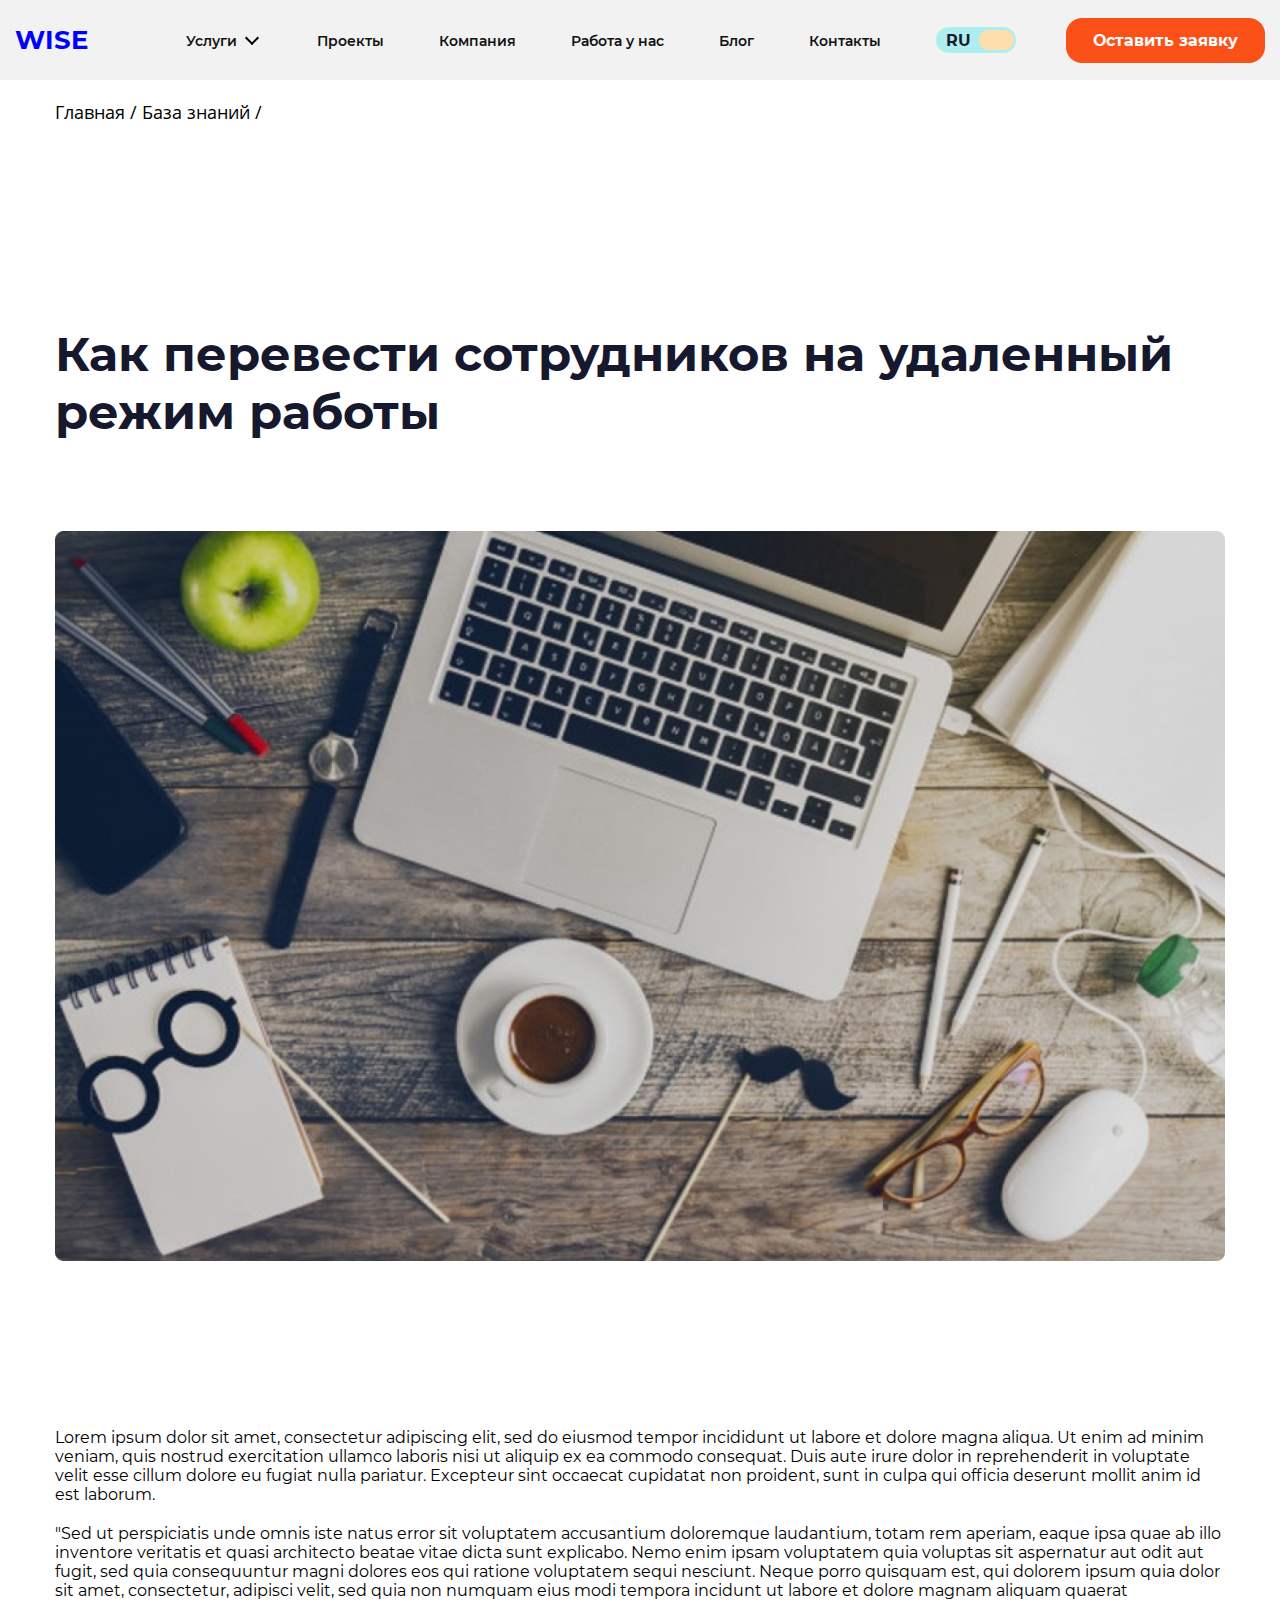
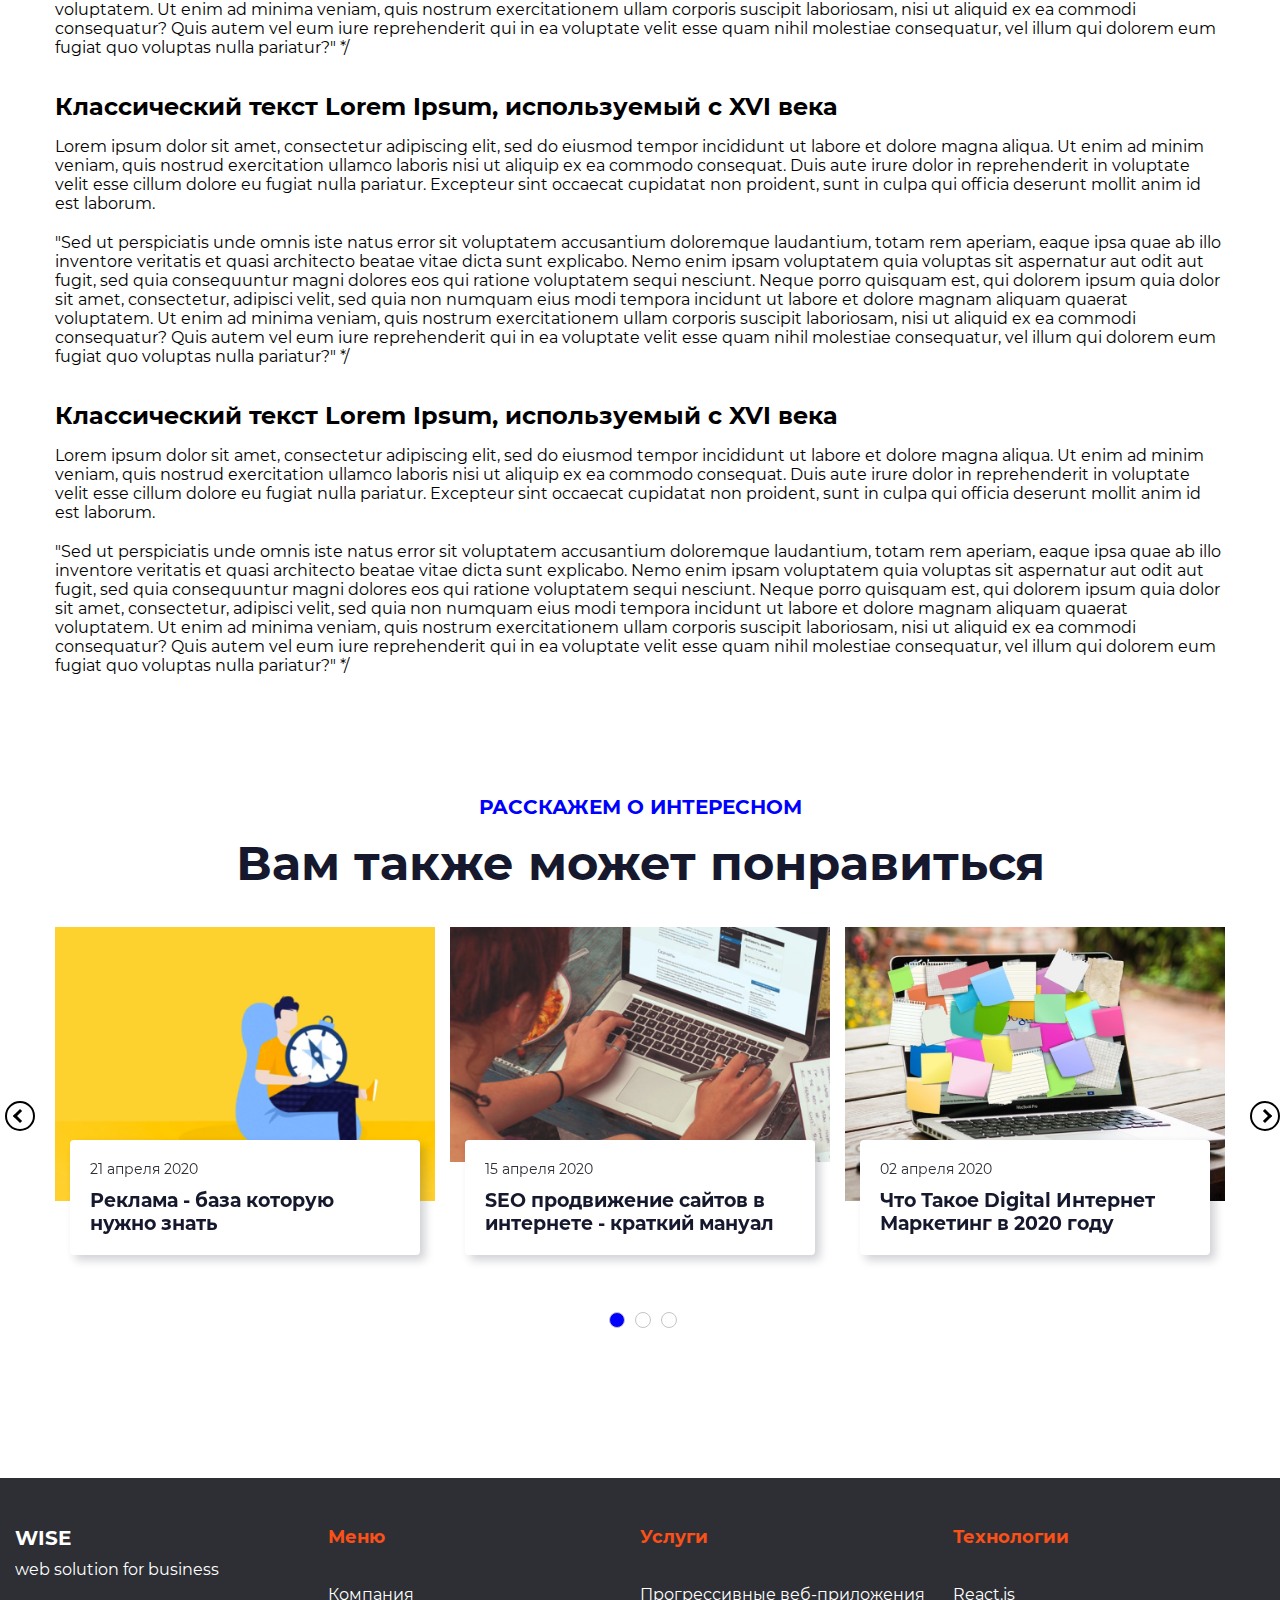
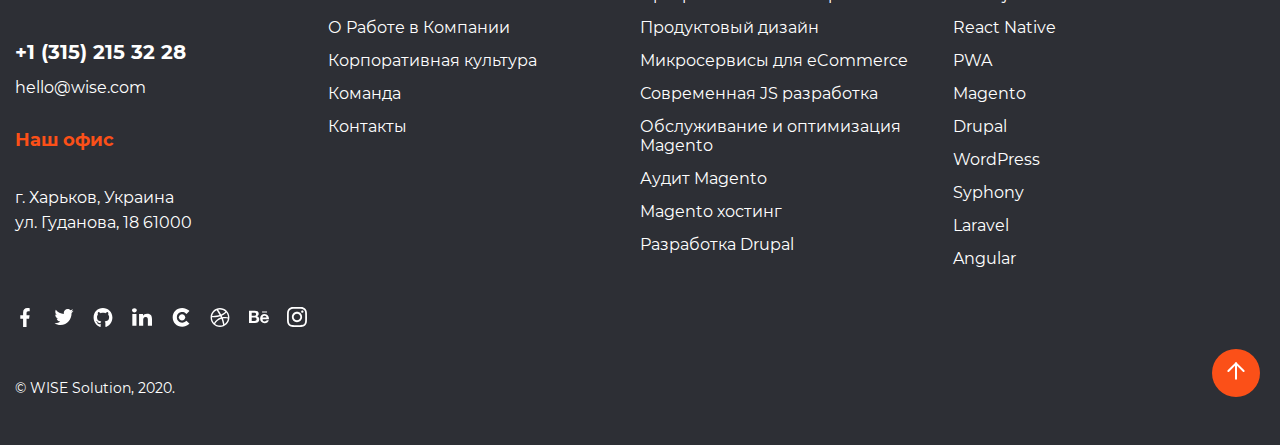
<file: blogs.html>
<!DOCTYPE html>
<html lang="en">
<head>
    <meta charset="UTF-8">
    <meta name="viewport" content="width=device-width, initial-scale=1.0">
    <meta http-equiv="X-UA-Compatible" content="ie=edge">
    <link rel="stylesheet" href="./css/main.css">
    <link rel="stylesheet" href="./css/blogs.css">
    <title>WISE</title>
</head>
<body>
    <div class="wrapper" id="top">
        <header class="header" style="background-color: #F2F2F2; ">
            <div class="container">
                <div class="header__wrap">
                    <div class="header__logo">
                        <a href="./index.html">WISE</a>
                    </div>
                    <div class="header__burger-position">
                        <div class="header__btn-menu">
                            <span></span>
                            <span></span>
                            <span></span>
                        </div>
                    </div>
                    <div class="header__wrap-nav">
                        <nav class="header__nav">
                            <ul class="header__nav-list">
                                <li class="header__nav-item-services"><a href="#">Услуги</a></li>
                                <li class="header__nav-item"><a href="#">Проекты</a></li>
                                <li class="header__nav-item"><a href="#">Компания</a></li>
                                <li class="header__nav-item"><a href="#">Работа у нас</a></li>
                                <li class="header__nav-item"><a href="./blogs.html">Блог</a></li>
                                <li class="header__nav-item"><a href="#">Контакты</a></li>
                                <ul class="header__nav-list-lang">
                                    <div class="slide">  
                                        <input type="checkbox" value="None" id="slide" name="check" checked />
                                        <label for="slide"></label>
                                        <span>RU</span>
                                        <span>UA</span>
                                    </div>
                                </ul>
                                <li class="header__nav-item-btn"><a href="#" class="btn">Оставить заявку</a></li>
                            </ul>
                        </nav>
                    </div>
                </div>
            </div>
        </header>
        <div class="blogspages">
            <div class="container --container">
                <div class="blogspages__wrap">
                    <div class="blogspages__bread-crumbs"><span>Главная  / База знаний /</span></div>
                    <div class="blogspages__caption caption">
                        <span>Как перевести сотрудников  на удаленный режим работы</span>
                    </div>
                    <div class="blogspages__img"><img src="./img/notebook_blogs.jpg" alt=""></div>
                </div>
                <div class="blogspages__main-wrap">
                    <div class="blogspages__content">
                        <div class="blogspages__text">
                            <p>Lorem ipsum dolor sit amet, consectetur adipiscing elit, sed do eiusmod tempor incididunt ut labore et dolore magna aliqua. Ut enim ad minim veniam, 
                                quis nostrud exercitation ullamco laboris nisi ut aliquip ex ea commodo consequat. Duis aute irure dolor in reprehenderit in voluptate velit esse 
                                cillum dolore eu fugiat nulla pariatur. Excepteur sint occaecat cupidatat non proident, sunt in culpa qui officia deserunt mollit anim id est 
                                laborum.
                            </p>
                            <p>"Sed ut perspiciatis unde omnis iste natus error sit voluptatem accusantium doloremque laudantium, 
                                totam rem aperiam, eaque ipsa quae ab illo inventore veritatis et quasi architecto beatae vitae dicta sunt explicabo.
                                Nemo enim ipsam voluptatem quia voluptas sit aspernatur aut odit aut fugit, sed quia consequuntur magni dolores eos qui 
                                ratione voluptatem sequi nesciunt. Neque porro quisquam est, qui dolorem ipsum quia dolor sit amet, consectetur, adipisci 
                                velit, sed quia non numquam eius modi tempora incidunt ut labore et dolore magnam aliquam quaerat voluptatem. Ut enim ad 
                                minima veniam, quis nostrum exercitationem ullam corporis suscipit laboriosam, nisi ut aliquid ex ea commodi consequatur? 
                                Quis autem vel eum iure reprehenderit qui in ea voluptate velit esse quam nihil molestiae consequatur, vel 
                                illum qui dolorem eum fugiat quo voluptas nulla pariatur?" */
                            </p>
                            <span class="blogspages__text-caption">Классический текст Lorem Ipsum, используемый с XVI века</span>
                            <p>Lorem ipsum dolor sit amet, consectetur adipiscing elit, sed do eiusmod tempor incididunt ut labore et dolore magna aliqua. Ut enim ad minim veniam, 
                                quis nostrud exercitation ullamco laboris nisi ut aliquip ex ea commodo consequat. Duis aute irure dolor in reprehenderit in voluptate velit esse 
                                cillum dolore eu fugiat nulla pariatur. Excepteur sint occaecat cupidatat non proident, sunt in culpa qui officia deserunt mollit anim id est 
                                laborum.
                            </p>
                            <p>"Sed ut perspiciatis unde omnis iste natus error sit voluptatem accusantium doloremque laudantium, 
                                totam rem aperiam, eaque ipsa quae ab illo inventore veritatis et quasi architecto beatae vitae dicta sunt explicabo.
                                Nemo enim ipsam voluptatem quia voluptas sit aspernatur aut odit aut fugit, sed quia consequuntur magni dolores eos qui 
                                ratione voluptatem sequi nesciunt. Neque porro quisquam est, qui dolorem ipsum quia dolor sit amet, consectetur, adipisci 
                                velit, sed quia non numquam eius modi tempora incidunt ut labore et dolore magnam aliquam quaerat voluptatem. Ut enim ad 
                                minima veniam, quis nostrum exercitationem ullam corporis suscipit laboriosam, nisi ut aliquid ex ea commodi consequatur? 
                                Quis autem vel eum iure reprehenderit qui in ea voluptate velit esse quam nihil molestiae consequatur, vel 
                                illum qui dolorem eum fugiat quo voluptas nulla pariatur?" */
                            </p>
                            <span class="blogspages__text-caption">Классический текст Lorem Ipsum, используемый с XVI века</span>
                            <p>Lorem ipsum dolor sit amet, consectetur adipiscing elit, sed do eiusmod tempor incididunt ut labore et dolore magna aliqua. Ut enim ad minim veniam, 
                                quis nostrud exercitation ullamco laboris nisi ut aliquip ex ea commodo consequat. Duis aute irure dolor in reprehenderit in voluptate velit esse 
                                cillum dolore eu fugiat nulla pariatur. Excepteur sint occaecat cupidatat non proident, sunt in culpa qui officia deserunt mollit anim id est 
                                laborum.
                            </p>
                            <p>"Sed ut perspiciatis unde omnis iste natus error sit voluptatem accusantium doloremque laudantium, 
                                totam rem aperiam, eaque ipsa quae ab illo inventore veritatis et quasi architecto beatae vitae dicta sunt explicabo.
                                Nemo enim ipsam voluptatem quia voluptas sit aspernatur aut odit aut fugit, sed quia consequuntur magni dolores eos qui 
                                ratione voluptatem sequi nesciunt. Neque porro quisquam est, qui dolorem ipsum quia dolor sit amet, consectetur, adipisci 
                                velit, sed quia non numquam eius modi tempora incidunt ut labore et dolore magnam aliquam quaerat voluptatem. Ut enim ad 
                                minima veniam, quis nostrum exercitationem ullam corporis suscipit laboriosam, nisi ut aliquid ex ea commodi consequatur? 
                                Quis autem vel eum iure reprehenderit qui in ea voluptate velit esse quam nihil molestiae consequatur, vel 
                                illum qui dolorem eum fugiat quo voluptas nulla pariatur?" */
                            </p>
                        </div>
                    </div>
                </div>
            </div>
        </div>
        <div class="blogs">
            <div class="container --container">
                <div class="blogs__wrap">
                    <div class="blogs__preview preview">
                        <span>расскажем о интересном</span>
                    </div>
                    <div class="blogs__caption caption">
                        <span>Вам также может понравиться </span>
                    </div>
                </div>
                <div class="blogs__main-wrap">
                    <div class="blogs__item">
                        <div class="blogs__inner">
                            <div class="blogs__inner-img"><img src="./img/blogs1.png" alt="blogs img"></div>
                            <div class="blogs__previews --padding__previews">
                                <p class="blogs__date">21 апреля 2020</p>
                                <span class="blogs__item-caption --fz__caption">Реклама - база которую нужно знать</span>
                            </div>
                        </div>
                    </div>
                    <div class="blogs__item">
                        <div class="blogs__inner">
                            <div class="blogs__inner-img"><img src="./img/blogs2.png" alt="blogs img"></div>
                            <div class="blogs__previews --padding__previews">
                                <p class="blogs__date">15 апреля 2020</p>
                                <span class="blogs__item-caption --fz__caption">SEO продвижение сайтов в интернете - краткий мануал </span>
                            </div>
                        </div>
                    </div>
                    <div class="blogs__item">
                        <div class="blogs__inner">
                            <div class="blogs__inner-img"><img src="./img/blogs3.png" alt="blogs img"></div>
                            <div class="blogs__previews --padding__previews">
                                <p class="blogs__date">02 апреля 2020</p>
                                <span class="blogs__item-caption --fz__caption">Что Такое Digital Интернет Маркетинг в 2020 году </span>
                            </div>
                        </div>
                    </div>
                    <div class="blogs__item">
                        <div class="blogs__inner">
                            <div class="blogs__inner-img"><img src="./img/blogs1.png" alt="blogs img"></div>
                            <div class="blogs__previews --padding__previews">
                                <p class="blogs__date">21 апреля 2020</p>
                                <span class="blogs__item-caption --fz__caption">Реклама - база которую нужно знать </span>
                            </div>
                        </div>
                    </div>
                    <div class="blogs__item">
                        <div class="blogs__inner">
                            <div class="blogs__inner-img"><img src="./img/blogs2.png" alt="blogs img"></div>
                            <div class="blogs__previews --padding__previews">
                                <p class="blogs__date">15 апреля 2020</p>
                                <span class="blogs__item-caption --fz__caption">SEO продвижение сайтов в интернете - краткий мануал </span>
                            </div>
                        </div>
                    </div>
                    <div class="blogs__item">
                        <div class="blogs__inner">
                            <div class="blogs__inner-img"><img src="./img/blogs3.png" alt="blogs img"></div>
                            <div class="blogs__previews --padding__previews">
                                <p class="blogs__date">02 апреля 2020</p>
                                <span class="blogs__item-caption --fz__caption">Что Такое Digital Интернет Маркетинг в 2020 году </span>
                            </div>
                        </div>
                    </div>
                    <div class="blogs__item">
                        <div class="blogs__inner">
                            <div class="blogs__inner-img"><img src="./img/blogs1.png" alt="blogs img"></div>
                            <div class="blogs__previews --padding__previews">
                                <p class="blogs__date">21 апреля 2020</p>
                                <span class="blogs__item-caption --fz__caption">Реклама - база которую нужно знать</span>
                            </div>
                        </div>
                    </div>
                    <div class="blogs__item">
                        <div class="blogs__inner">
                            <div class="blogs__inner-img"><img src="./img/blogs2.png" alt="blogs img"></div>
                            <div class="blogs__previews --padding__previews">
                                <p class="blogs__date">15 апреля 2020</p>
                                <span class="blogs__item-caption --fz__caption">SEO продвижение сайтов в интернете - краткий мануал </span>
                            </div>
                        </div>
                    </div>
                    <div class="blogs__item">
                        <div class="blogs__inner">
                            <div class="blogs__inner-img"><img src="./img/blogs3.png" alt="blogs img"></div>
                            <div class="blogs__previews --padding__previews">
                                <p class="blogs__date">02 апреля 2020</p>
                                <span class="blogs__item-caption --fz__caption">Что Такое Digital Интернет Маркетинг в 2020 году </span>
                            </div>
                        </div>
                    </div>
                </div>
            </div>
        </div>
        <div class="footer">
            <div class="container">
                <div class="footer__wrap">
                    <div class="footer__col">
                        <div class="footer__caption">
                            <span class="footer__caption">WISE</span>
                        </div>
                        <div class="footer__descr">
                            <p>web solution for business</p>
                        </div>
                        <div class="footer__telephone"><a href="tel:+1(315)2153228"> +1 (315) 215 32 28</a></div>
                        <div class="footer__eamil"><a href="mailto:hello@wise.com">hello@wise.com</a></div>
                        <span class="footer__designation">Наш офис</span>
                        <div class="footer__siti">
                            <a href="https://www.google.com/maps/place/%D0%A5%D0%B0%D1%80%D1%8C%D0%BA%D0%BE%D0%B2,+%D0%A5%D0%B0%D1%80%D1%8C%D0%BA%D0%BE%D0%B2%D1%81%D0%BA%D0%B0%D1%8F+%D0%BE%D0%B1%D0%BB%D0%B0%D1%81%D1%82%D1%8C/@49.994507,36.145742,11z/data=!3m1!4b1!4m5!3m4!1s0x4127a09f63ab0f8b:0x2d4c18681aa4be0a!8m2!3d49.9935!4d36.230383" target="blanck">
                                г. Харьков, Украина</a>
                        </div>
                        <div class="footer__street">
                            <a href="https://www.google.com/maps/place/%D1%83%D0%BB.+%D0%93%D1%83%D0%B4%D0%B0%D0%BD%D0%BE%D0%B2%D0%B0,+18,+%D0%A5%D0%B0%D1%80%D1%8C%D0%BA%D0%BE%D0%B2,+%D0%A5%D0%B0%D1%80%D1%8C%D0%BA%D0%BE%D0%B2%D1%81%D0%BA%D0%B0%D1%8F+%D0%BE%D0%B1%D0%BB%D0%B0%D1%81%D1%82%D1%8C,+61000/@50.002223,36.2486876,17z/data=!3m1!4b1!4m5!3m4!1s0x4127a0c3b176b987:0x50fb58f03ea2d62c!8m2!3d50.0022196!4d36.2508763" target="blanck">
                                ул. Гуданова, 18    61000</a>
                        </div>
                        <div class="footer__social">
                            <a href="#" class="footer__social-icon">
                                <svg viewBox="0 0 8 17" xmlns="http://www.w3.org/2000/svg">
                                    <path d="M7.47575 9.95312L7.8906 7.0575H5.29677V5.17844C5.29677 
                                    4.38625 5.65911 3.61406 6.8208 3.61406H8V1.14875C8 1.14875 6.92991 0.953125 5.90679 0.953125C3.7707 0.953125 2.37444 2.34 2.37444 4.85063V7.0575H0V9.95312H2.37444V16.9531H5.29677V9.95312H7.47575Z" fill="white"/>
                                </svg>
                            </a>
                            <a href="#" class="footer__social-icon">
                                <svg viewBox="0 0 20 17" xmlns="http://www.w3.org/2000/svg">
                                    <path d="M17.547 4.44061C17.5591 4.6156 17.5591 4.79063 17.5591 4.96562C17.5591 10.3031 13.6409 16.4531 6.47972 16.4531C4.27348 16.4531 2.224 15.7906 0.5 14.6406C0.813464 14.6781 1.11483 14.6906 1.44036 14.6906C3.26076 14.6906 4.93655 14.0531 6.27476 12.9656C4.56282 12.9281 3.12817 11.7656 2.63387 10.1656C2.87501 10.2031 3.11611 10.2281 3.36931 10.2281C3.71892 10.2281 4.06856 10.1781 4.39405 10.0906C2.60979 9.7156 1.27154 8.09062 1.27154 6.12812V6.07814C1.78993 6.37814 2.39277 6.56563 3.03169 6.59061C1.98282 5.86559 1.29567 4.62811 1.29567 3.2281C1.29567 2.47811 1.48852 1.79061 1.82611 1.19061C3.743 3.6406 6.62437 5.24058 9.85531 5.41561C9.79504 5.11561 9.75886 4.80314 9.75886 4.49063C9.75886 2.2656 11.4949 0.453125 13.6529 0.453125C14.7741 0.453125 15.7868 0.940624 16.4981 1.72812C17.3782 1.55313 18.2221 1.21562 18.9696 0.753127C18.6802 1.69065 18.0653 2.47815 17.2576 2.97811C18.0413 2.89066 18.8008 2.66561 19.5 2.35314C18.9696 3.15311 18.3065 3.86558 17.547 4.44061Z" fill="white"/>
                                </svg>
                            </a>
                            <a href="#" class="footer__social-icon">
                                <svg viewBox="0 0 16 17" xmlns="http://www.w3.org/2000/svg">
                                    <path d="M5.35161 13.8373C5.35161 13.9034 5.27742 13.9564 5.18387 13.9564C5.07742 13.9663 5.00323 13.9134 5.00323 13.8373C5.00323 13.7711 5.07742 13.7182 5.17097 13.7182C5.26774 13.7082 5.35161 13.7612 5.35161 13.8373ZM4.34839 13.6884C4.32581 13.7546 4.39032 13.8307 4.4871 13.8505C4.57097 13.8836 4.66774 13.8505 4.6871 13.7843C4.70645 13.7182 4.64516 13.6421 4.54839 13.6123C4.46452 13.5891 4.37097 13.6222 4.34839 13.6884ZM5.77419 13.6322C5.68064 13.6553 5.61613 13.7182 5.62581 13.7943C5.63548 13.8604 5.71935 13.9034 5.81613 13.8803C5.90968 13.8571 5.97419 13.7943 5.96452 13.7281C5.95484 13.6652 5.86774 13.6222 5.77419 13.6322ZM7.89677 0.954102C3.42258 0.954102 0 4.43792 0 9.02676C0 12.6959 2.25161 15.8356 5.46774 16.9406C5.88064 17.0167 6.02581 16.7553 6.02581 16.5403C6.02581 16.3352 6.01613 15.2037 6.01613 14.5089C6.01613 14.5089 3.75806 15.0052 3.28387 13.523C3.28387 13.523 2.91613 12.5602 2.3871 12.3121C2.3871 12.3121 1.64839 11.7926 2.43871 11.8026C2.43871 11.8026 3.24194 11.8687 3.68387 12.6562C4.39032 13.9332 5.57419 13.566 6.03548 13.3476C6.10968 12.8183 6.31936 12.451 6.55161 12.2327C4.74839 12.0275 2.92903 11.7596 2.92903 8.57681C2.92903 7.66698 3.17419 7.21042 3.69032 6.62812C3.60645 6.41307 3.33226 5.5264 3.77419 4.38167C4.44839 4.16662 6 5.27496 6 5.27496C6.64516 5.08969 7.33871 4.99374 8.02581 4.99374C8.7129 4.99374 9.40645 5.08969 10.0516 5.27496C10.0516 5.27496 11.6032 4.16332 12.2774 4.38167C12.7194 5.52971 12.4452 6.41307 12.3613 6.62812C12.8774 7.21372 13.1935 7.67029 13.1935 8.57681C13.1935 11.7695 11.2935 12.0242 9.49032 12.2327C9.7871 12.494 10.0387 12.9903 10.0387 13.7678C10.0387 14.8828 10.029 16.2624 10.029 16.5337C10.029 16.7487 10.1774 17.0101 10.5871 16.934C13.8129 15.8356 16 12.6959 16 9.02676C16 4.43792 12.371 0.954102 7.89677 0.954102ZM3.13548 12.365C3.09355 12.3981 3.10323 12.4742 3.15806 12.537C3.20968 12.59 3.28387 12.6131 3.32581 12.5701C3.36774 12.537 3.35806 12.461 3.30323 12.3981C3.25161 12.3452 3.17742 12.322 3.13548 12.365ZM2.7871 12.097C2.76452 12.14 2.79677 12.193 2.86129 12.2261C2.9129 12.2591 2.97742 12.2492 3 12.2029C3.02258 12.1599 2.99032 12.1069 2.92581 12.0739C2.86129 12.054 2.80968 12.0639 2.7871 12.097ZM3.83226 13.2748C3.78065 13.3178 3.8 13.4171 3.87419 13.48C3.94839 13.5561 4.04194 13.566 4.08387 13.513C4.12581 13.47 4.10645 13.3708 4.04194 13.3079C3.97097 13.2318 3.87419 13.2219 3.83226 13.2748ZM3.46452 12.7885C3.4129 12.8216 3.4129 12.9076 3.46452 12.9837C3.51613 13.0598 3.60323 13.0929 3.64516 13.0598C3.69677 13.0168 3.69677 12.9308 3.64516 12.8547C3.6 12.7786 3.51613 12.7455 3.46452 12.7885Z" fill="white"/>
                                </svg>
                            </a>
                            <a href="#" class="footer__social-icon">
                                <svg viewBox="0 0 17 15" xmlns="http://www.w3.org/2000/svg">
                                    <path d="M3.80527 15H0.280804V4.98527H3.80527V15ZM2.04114 3.61917C0.914129 3.61917 0 2.79549 0 1.80104C8.06665e-09 1.32338 0.215048 0.865275 0.597836 0.527514C0.980623 0.189752 1.49979 0 2.04114 0C2.58248 0 3.10165 0.189752 3.48444 0.527514C3.86723 0.865275 4.08228 1.32338 4.08228 1.80104C4.08228 2.79549 3.16777 3.61917 2.04114 3.61917ZM16.9962 15H13.4793V10.1249C13.4793 8.96303 13.4528 7.47305 11.6469 7.47305C9.81446 7.47305 9.53366 8.73535 9.53366 10.0412V15H6.01299V4.98527H9.39326V6.35137H9.44259C9.91313 5.56452 11.0625 4.73415 12.7773 4.73415C16.3443 4.73415 17 6.80674 17 9.49876V15H16.9962Z" fill="white"/>
                                </svg>   
                            </a>
                            <a href="#" class="footer__social-icon">
                                <svg viewBox="0 0 16 17" xmlns="http://www.w3.org/2000/svg">
                                    <path d="M12.0715 12.1809C11.2249 12.929 10.1301 13.335 9.00041 13.3198C6.39712 13.3198 4.48533 11.408 4.48533 8.78439C4.48533 6.16076 6.3361 4.33033 9.00041 4.33033C10.1326 4.31502 11.2316 4.71267 12.0918 5.44893L12.6613 5.93704L15.1832 3.41511L14.5527 2.8253C13.0273 1.46245 11.0458 0.72209 9.00041 0.750805C4.32262 0.750805 0.926147 4.12694 0.926147 8.76405C0.926147 13.4012 4.40398 16.879 9.00041 16.879C11.0652 16.9066 13.0637 16.1508 14.5934 14.7638L15.2036 14.1943L12.6409 11.6724L12.0715 12.1809Z" fill="white"/>
                                    <path d="M8.87844 11.5096C10.3724 11.5096 11.5834 10.2985 11.5834 8.80459C11.5834 7.31067 10.3724 6.09961 8.87844 6.09961C7.38452 6.09961 6.17346 7.31067 6.17346 8.80459C6.17346 10.2985 7.38452 11.5096 8.87844 11.5096Z" fill="white"/>
                                </svg>                              
                            </a>
                            <a href="#" class="footer__social-icon">
                                <svg viewBox="0 0 16 17" xmlns="http://www.w3.org/2000/svg">
                                    <path d="M8 0.953613C3.58877 0.953613 0 4.54239 0 8.95361C0 13.3648 3.58877 16.9536 8 16.9536C12.4112 16.9536 16 13.3648 16 8.95361C16 4.54239 12.4112 0.953613 8 0.953613ZM13.2894 4.64284C14.2411 5.80561 14.8174 7.28661 14.8324 8.89945C14.6071 8.85181 12.348 8.39358 10.0743 8.67952C9.88874 8.22658 9.71361 7.82813 9.47374 7.33713C12.0002 6.30561 13.1453 4.83771 13.2894 4.64284ZM12.5297 3.85265C12.4068 4.02771 11.3782 5.41026 8.94839 6.321C7.82864 4.26371 6.58758 2.57365 6.39871 2.32074C8.56568 1.79839 10.8492 2.36171 12.5297 3.85265ZM5.09487 2.78006C5.27503 3.02713 6.4961 4.71929 7.62832 6.73197C4.43197 7.58077 1.61671 7.56855 1.3111 7.56452C1.75419 5.4441 3.18316 3.68177 5.09487 2.78006ZM1.16677 8.96403C1.16677 8.89416 1.16816 8.82461 1.17026 8.75523C1.46923 8.76136 4.78058 8.80403 8.19303 7.78277C8.38865 8.16561 8.57552 8.55423 8.74703 8.94242C6.2761 9.63839 4.0311 11.6368 2.92345 13.5329C1.83206 12.3215 1.16677 10.7191 1.16677 8.96403ZM3.80571 14.3548C4.51948 12.8956 6.45661 11.0121 9.21148 10.0723C10.1708 12.5653 10.5676 14.6547 10.6692 15.2542C8.47203 16.1901 5.83 15.9333 3.80571 14.3548ZM11.818 14.6286C11.7479 14.2129 11.3842 12.2126 10.4905 9.75658C12.6318 9.41381 14.5131 9.9749 14.7468 10.0487C14.4423 11.95 13.3509 13.592 11.818 14.6286Z" fill="white"/>
                                </svg> 
                            </a>
                            <a href="#" class="footer__social-icon">
                                <svg viewBox="0 0 16 10" xmlns="http://www.w3.org/2000/svg">
                                    <path d="M6.44444 4.48075C7.32778 4.05982 7.78889 3.42287 7.78889 2.43146C7.78889 0.476322 6.32778 0 4.64167 0H0V9.81446H4.77222C6.56111 9.81446 8.24167 8.95874 8.24167 6.96483C8.24167 5.73248 7.65556 4.82138 6.44444 4.48075ZM2.16389 1.67544H4.19444C4.975 1.67544 5.67778 1.89421 5.67778 2.79701C5.67778 3.63057 5.13056 3.96566 4.35833 3.96566H2.16389V1.67544ZM4.47778 8.14733H2.16389V5.44448H4.52222C5.475 5.44448 6.07778 5.84049 6.07778 6.84575C6.07778 7.83716 5.35833 8.14733 4.47778 8.14733ZM14.4361 1.48158H10.4444V0.515093H14.4361V1.48158ZM16 6.36389C16 4.26198 14.7667 2.509 12.5306 2.509C10.3583 2.509 8.88333 4.13736 8.88333 6.26973C8.88333 8.48242 10.2806 10 12.5306 10C14.2333 10 15.3361 9.23567 15.8667 7.61008H14.1389C13.9528 8.21656 13.1861 8.5378 12.5917 8.5378C11.4444 8.5378 10.8417 7.86763 10.8417 6.72944H15.9833C15.9917 6.61313 16 6.48851 16 6.36389ZM10.8444 5.49986C10.9083 4.5666 11.5306 3.98228 12.4694 3.98228C13.4528 3.98228 13.9472 4.55829 14.0306 5.49986H10.8444Z" fill="white"/>
                                </svg>                                    
                            </a>
                            <a href="#" class="footer__social-icon">
                                <svg viewBox="0 0 14 14" xmlns="http://www.w3.org/2000/svg">
                                    <path d="M7.00156 3.41058C5.01517 3.41058 3.41294 5.01317 3.41294 7C3.41294 8.98683 5.01517 10.5894 7.00156 10.5894C8.98795 10.5894 10.5902 8.98683 10.5902 7C10.5902 5.01317 8.98795 3.41058 7.00156 3.41058ZM7.00156 9.33359C5.7179 9.33359 4.66849 8.28707 4.66849 7C4.66849 5.71293 5.71478 4.66641 7.00156 4.66641C8.28834 4.66641 9.33463 5.71293 9.33463 7C9.33463 8.28707 8.28522 9.33359 7.00156 9.33359ZM11.574 3.26375C11.574 3.72922 11.1992 4.10097 10.737 4.10097C10.2716 4.10097 9.89994 3.7261 9.89994 3.26375C9.89994 2.80141 10.2747 2.42653 10.737 2.42653C11.1992 2.42653 11.574 2.80141 11.574 3.26375ZM13.9508 4.11347C13.8977 2.99197 13.6416 1.99855 12.8202 1.18007C12.0019 0.361598 11.0087 0.105433 9.88745 0.0492023C8.73185 -0.0164008 5.26815 -0.0164008 4.11255 0.0492023C2.99442 0.102309 2.00123 0.358474 1.17981 1.17695C0.358394 1.99543 0.10541 2.98884 0.0491913 4.11034C-0.0163971 5.26621 -0.0163971 8.73067 0.0491913 9.88653C0.102287 11.008 0.358394 12.0015 1.17981 12.8199C2.00123 13.6384 2.9913 13.8946 4.11255 13.9508C5.26815 14.0164 8.73185 14.0164 9.88745 13.9508C11.0087 13.8977 12.0019 13.6415 12.8202 12.8199C13.6385 12.0015 13.8946 11.008 13.9508 9.88653C14.0164 8.73067 14.0164 5.26933 13.9508 4.11347ZM12.4579 11.1267C12.2143 11.739 11.7427 12.2108 11.1274 12.4575C10.206 12.8231 8.01974 12.7387 7.00156 12.7387C5.98338 12.7387 3.79398 12.8199 2.87574 12.4575C2.26358 12.2139 1.79197 11.7422 1.54523 11.1267C1.17981 10.2052 1.26414 8.01841 1.26414 7C1.26414 5.98159 1.18293 3.7917 1.54523 2.87326C1.78885 2.26096 2.26046 1.78924 2.87574 1.54245C3.7971 1.17695 5.98338 1.2613 7.00156 1.2613C8.01974 1.2613 10.2091 1.18007 11.1274 1.54245C11.7395 1.78612 12.2112 2.25784 12.4579 2.87326C12.8233 3.79482 12.739 5.98159 12.739 7C12.739 8.01841 12.8233 10.2083 12.4579 11.1267Z" fill="white"/>
                                </svg>  
                            </a>
                        </div>
                        <span class="footer__copyright">
                            © WISE Solution, 2020.
                        </span>
                    </div>
                    <div class="footer__col">
                        <span class="footer__designation">Меню</span>
                        <div class="footer__menu">
                            <ul class="footer__list">
                                <li class="footer__list-item"><a href="#">Компания</a></li>
                                <li class="footer__list-item"><a href="#">О Работе в Компании</a></li>
                                <li class="footer__list-item"><a href="#">Корпоративная культура</a></li>
                                <li class="footer__list-item"><a href="#">Команда</a></li>
                                <li class="footer__list-item"><a href="#">Контакты</a></li>
                            </ul>
                        </div>
                        
                    </div>
                    <div class="footer__col">
                        <span class="footer__designation">Услуги</span>
                        <div class="footer__menu">
                            <ul class="footer__list">
                                <li class="footer__list-item"><a href="#">Прогрессивные веб-приложения</a></li>
                                <li class="footer__list-item"><a href="#">Продуктовый дизайн</a></li>
                                <li class="footer__list-item"><a href="#">Микросервисы для eCommerce</a></li>
                                <li class="footer__list-item"><a href="#">Современная JS разработка</a></li>
                                <li class="footer__list-item"><a href="#">Обслуживание и оптимизация Magento</a></li>
                                <li class="footer__list-item"><a href="#">Аудит Magento</a></li>
                                <li class="footer__list-item"><a href="#">Magento хостинг</a></li>
                                <li class="footer__list-item"><a href="#">Разработка Drupal</a></li>
                            </ul>
                        </div>     
                    </div> 
                    <div class="footer__col">
                        <span class="footer__designation">Технологии</span>
                        <div class="footer__menu">
                            <ul class="footer__list">
                                <li class="footer__list-item"><a href="#">React.js</a></li>
                                <li class="footer__list-item"><a href="#">React Native</a></li>
                                <li class="footer__list-item"><a href="#">PWA</a></li>
                                <li class="footer__list-item"><a href="#">Magento</a></li>
                                <li class="footer__list-item"><a href="#">Drupal</a></li>
                                <li class="footer__list-item"><a href="#">WordPress</a></li>
                                <li class="footer__list-item"><a href="#">Syphony</a></li>
                                <li class="footer__list-item"><a href="#">Laravel</a></li>
                                <li class="footer__list-item"><a href="#">Angular</a></li>
                            </ul>
                        </div>     
                    </div> 
                    <div class="footer__arrow">
                        <a href="#top"><img src="./img/arrow-right.svg" alt="arrow"></a>
                    </div>
                </div>
            </div>
        </div>
    </div>
    <script src="https://code.jquery.com/jquery-3.5.1.min.js"></script>
    <script src="./js/slick.min.js"></script>
    <script src="./js/main.js"></script>
</body>
</html>
</file>
<file: css/main.css>
@charset "UTF-8";
@font-face {
  font-family: "Montserrat";
  src: url("../fonts/Montserrat-Bold.woff2") format("woff2"), url("M../fonts/ontserrat-Bold.woff") format("woff");
  font-weight: bold;
  font-style: normal;
  font-display: swap;
}
@font-face {
  font-family: "Montserrat";
  src: url("../fonts/Montserrat-SemiBold.woff2") format("woff2"), url("../fonts/Montserrat-SemiBold.woff") format("woff");
  font-weight: 600;
  font-style: normal;
  font-display: swap;
}
@font-face {
  font-family: "Montserrat";
  src: url("../fonts/Montserrat-Regular.woff2") format("woff2"), url("../fonts/Montserrat-Regular.woff") format("woff");
  font-weight: normal;
  font-style: normal;
  font-display: swap;
}
@font-face {
  font-family: "Montserrat";
  src: url("../fonts/Montserrat-Light.woff2") format("woff2"), url("../fonts/Montserrat-Light.woff") format("woff");
  font-weight: 300;
  font-style: normal;
  font-display: swap;
}
@font-face {
  font-family: "Open Sans";
  src: url("../fonts/OpenSans-Regular.woff2") format("woff2"), url("../fonts/OpenSans-Regular.woff") format("woff");
  font-weight: normal;
  font-style: normal;
  font-display: swap;
}
body {
  margin: 0;
  min-width: 320px;
  font-size: 16px;
  font-family: "Montserrat", sans-serif, Arial;
  font-weight: 400;
}

.overflow {
  overflow: hidden;
}

*,
*:before,
*:after {
  box-sizing: border-box;
  outline: none;
}

a {
  text-decoration: none;
  color: #111;
}

button {
  border: none;
  padding: 0;
  border: none;
  font: inherit;
  color: inherit;
  background-color: transparent;
  cursor: pointer;
}

ul, ol {
  margin: 0;
  padding: 0;
  list-style: none;
}

h1, h2, h3, h4, h5, h6, ul, p {
  margin: 0;
  padding: 0;
}

.container {
  max-width: 1500px;
  padding: 0 15px;
  margin: 0 auto;
  position: relative;
}

.--container {
  max-width: 1200px;
  padding: 0 15px;
  margin: 0 auto;
  position: relative;
}

.wrapper {
  overflow: hidden;
  display: flex;
  justify-content: space-between;
  flex-direction: column;
  min-height: 100vh;
}

.arrow a {
  color: #FB5018;
  padding-right: 24px;
}
.arrow a::after {
  content: "";
  width: 2px;
  height: 12px;
  transform: rotate(90deg);
  background-color: #FB5018;
  display: block;
  position: absolute;
  right: 6px;
  top: 6px;
  transition: all 0.3s;
}
.arrow a::before {
  content: "";
  width: 10px;
  height: 10px;
  border-bottom: 2px solid #FB5018;
  border-right: 2px solid #FB5018;
  transform: rotate(-45deg);
  display: block;
  position: absolute;
  right: 0px;
  top: 7px;
  transition: all 0.3s;
}
.arrow a:hover::after {
  right: -4px;
}
.arrow a:hover::before {
  right: -10px;
}

.caption {
  font-size: 48px;
  display: block;
  font-weight: 700;
  color: #16182D;
}
@media (max-width: 1024px) {
  .caption {
    font-size: 35px;
  }
}
@media (max-width: 768px) {
  .caption {
    font-size: 25px;
  }
}
@media (max-width: 468px) {
  .caption {
    font-size: 25px;
  }
}

.preview {
  color: #0000FF;
  font-size: 20px;
  text-transform: uppercase;
  font-weight: 700;
}
@media (max-width: 1024px) {
  .preview {
    font-size: 18px;
  }
}
@media (max-width: 768px) {
  .preview {
    font-size: 16px;
  }
}
@media (max-width: 400px) {
  .preview {
    font-size: 15px;
  }
}

.btn {
  display: flex;
  justify-content: center;
  align-items: center;
  width: 100%;
  font-size: 16px;
  font-weight: 700;
  font-family: "Montserrat", sans-serif, Arial;
  background-color: #FB5018;
  border-radius: 16px;
  text-align: center;
  padding: 13px 27px;
  color: #fff;
  cursor: pointer;
  transition: all 0.3s;
}
.btn:hover {
  background-color: #0000FF;
}

.--hover__btn:hover {
  background-color: #1ed013;
}

input[type=text] {
  display: block;
  width: 100%;
  height: 50px;
  padding: 12px 0;
  border: none;
  border-bottom: 2px solid #cccc;
  background: none;
  font-size: 12px;
  font-family: "Montserrat";
  font-weight: 400;
  color: #111;
  transition: all 0.2s;
}
@media (max-width: 490px) {
  input[type=text] {
    font-size: 12px;
  }
}
input[type=text]::placeholder {
  color: #000;
}
input[type=text]:focus {
  border-color: #282b31;
}

input[type=file] {
  display: block;
  width: 100%;
  height: 50px;
  padding: 12px 24px;
  border: 2px dashed #cccc;
  background: none;
  border-radius: 5px;
  font-size: 14px;
  font-family: "Montserrat";
  font-weight: 700;
  color: #fff;
  transition: all 0.2s;
}
input[type=file]::placeholder {
  color: #FFFFFF;
}
input[type=file]:focus {
  border-color: #282b31;
}

.inputfile {
  width: 0.1px;
  height: 0.1px;
  opacity: 0;
  overflow: hidden;
  position: absolute;
  z-index: -1;
}
.inputfile + label {
  width: 100%;
  padding: 15px 40px;
  font-size: 14px;
  font-family: "Montserrat";
  font-weight: 700;
  color: #fff;
  cursor: pointer;
  border: 2px dashed #FFFFFF;
  background: none;
  border-radius: 5px;
  display: inline-block;
}

textarea {
  display: block;
  width: 100%;
  height: 210px;
  resize: none;
  padding: 12px 0;
  border: none;
  border-bottom: 2px solid #cccc;
  background: none;
  font-size: 14px;
  font-family: "Montserrat";
  font-weight: 400;
  color: #000;
  transition: all 0.2s;
}
@media (max-width: 490px) {
  textarea {
    font-size: 12px;
  }
}
textarea::placeholder {
  color: #000;
}
textarea:focus {
  border-color: #282b31;
}

select {
  display: block;
  width: 100%;
  height: 50px;
  padding: 12px 0;
  border: none;
  border-bottom: 2px solid #ccc;
  background: none;
  font-size: 14px;
  font-family: "Montserrat";
  font-weight: 400;
  color: #000;
  transition: all 0.2s;
  -webkit-appearance: none;
  -moz-appearance: none;
  appearance: none;
  cursor: pointer;
}
@media (max-width: 490px) {
  select {
    font-size: 12px;
  }
}

option {
  color: #000;
  font-size: 14px;
  font-family: "Montserrat";
}
@media (max-width: 490px) {
  option {
    font-size: 12px;
  }
}

input:-webkit-autofill,
input:-webkit-autofill:hover,
input:-webkit-autofill:focus,
input:-webkit-autofill:active {
  -webkit-transition: background-color 5000s ease-in-out 0s;
  transition: background-color 5000s ease-in-out 0s;
}

.slider {
  min-width: 0;
  position: relative;
}

.slick-track {
  display: flex;
}

.slick-list {
  overflow: hidden;
}

.slick-initialized.slick-slider.slick-dotted {
  display: block;
}

.slick-arrow {
  display: flex;
  justify-content: center;
  align-items: center;
  position: absolute;
  top: 50%;
  font-size: 0;
  border: 2px solid #000;
  border-radius: 50%;
  width: 30px;
  height: 30px;
}

.slick-arrow.slick-prev {
  left: -10px;
}
.slick-arrow.slick-prev::after {
  content: "";
  width: 10px;
  height: 10px;
  border-bottom: 3px solid #000;
  border-left: 3px solid #000;
  transform: rotate(45deg);
  display: block;
}

.slick-arrow.slick-next {
  right: 0;
}
.slick-arrow.slick-next::after {
  content: "";
  width: 10px;
  height: 10px;
  border-bottom: 3px solid #000;
  border-right: 3px solid #000;
  transform: rotate(-45deg);
  display: block;
}

.slick-dots {
  display: flex;
  justify-content: center;
  align-items: center;
}

.slick-dots li {
  margin-right: 10px;
}

/* Активная точка */
.slick-dots li.slick-active button {
  background-color: #0000FF;
  transition: all 0.3s;
}

.slick-dots li button {
  font-size: 0;
  width: 16px;
  height: 16px;
  border: 1px solid #C4C4C4;
  border-radius: 50%;
  background-color: #fff;
}

.slide {
  width: 80px;
  height: 26px;
  background: #AFEEEE;
  position: relative;
  border-radius: 50px;
}
.slide span {
  color: #16182D;
  font-size: 16px;
  font-weight: bold;
  position: absolute;
  z-index: 0;
}
.slide span:nth-child(3) {
  top: 4px;
  left: 10px;
}
.slide span:last-child {
  top: 4px;
  right: 10px;
}
.slide label {
  display: block;
  width: 35px;
  height: 20px;
  cursor: pointer;
  position: absolute;
  top: 3px;
  left: 3px;
  z-index: 1;
  background: #FFDEAD;
  border-radius: 50px;
  transition: all 0.4s ease;
}
.slide input[type=checkbox] {
  visibility: hidden;
}
.slide input[type=checkbox]:checked + label {
  left: 43px;
}

.hide {
  display: none;
}

.header {
  position: absolute;
  width: 100%;
  z-index: 5;
}
.header.active {
  position: fixed;
  top: 0;
  right: 0;
  width: 100%;
  background-color: #F2F2F2;
  transition: all 0.3s;
}
.header__wrap {
  display: flex;
  align-items: center;
  justify-content: space-between;
  height: 80px;
}
.header__logo a {
  color: #0000FF;
  font-size: 26px;
  font-weight: 700;
}
@media (max-width: 768px) {
  .header__logo a {
    font-size: 20px;
  }
}
.header__burger-position {
  display: none;
}
@media (max-width: 1024px) {
  .header__burger-position {
    display: block;
  }
}
.header__btn-menu {
  position: relative;
  width: 16px;
  height: 12px;
  margin-top: 12px;
  z-index: 30;
}
.header__btn-menu.active span:nth-child(1) {
  top: 1px;
  transform: rotate(-45deg);
  background-color: #000;
}
.header__btn-menu.active span:nth-child(2) {
  opacity: 0;
}
.header__btn-menu.active span:nth-child(3) {
  top: 1px;
  transform: rotate(45deg);
  background-color: #000;
}
.header__btn-menu span {
  transition: all 0.3s;
  position: absolute;
  top: 0;
  left: 0;
  width: 100%;
  height: 2px;
  z-index: 15;
  background-color: #000;
}
.header__btn-menu span:nth-child(2) {
  top: 5px;
}
.header__btn-menu span:nth-child(3) {
  top: 10px;
}
@media (max-width: 1024px) {
  .header__wrap-nav {
    top: 0;
    left: -100%;
    width: 100%;
    height: 100%;
    position: fixed;
    z-index: 20;
    overflow: auto;
    padding: 100px 0;
    background-color: #fff;
    transition: all 0.3s;
  }
}
.header__wrap-nav.active {
  left: 0;
}
.header__nav {
  display: flex;
}
@media (max-width: 1024px) {
  .header__nav {
    height: 100%;
  }
}
.header__nav-list {
  display: flex;
  align-items: center;
  position: relative;
}
@media (max-width: 1024px) {
  .header__nav-list {
    flex-direction: column;
    justify-content: center;
    width: 100%;
  }
}
.header__nav-list-lang {
  display: flex;
  align-items: center;
  position: relative;
}
.header__nav-list-lang:hover .header__dropbox {
  display: flex;
  flex-direction: column;
}
@media (max-width: 1024px) {
  .header__nav-list-lang {
    display: none;
  }
}
.header__lang {
  font-weight: 700;
  padding-right: 51px;
}
.header__dropbox {
  display: none;
  position: absolute;
  bottom: -45px;
  background-color: #f1f1f1;
  width: 30px;
  border-radius: 10px;
  box-shadow: 0px 8px 16px 0px rgba(0, 0, 0, 0.2);
  z-index: 1;
  transition: all 0.3s;
}
.header__dropbox a {
  margin-bottom: 5px;
}
.header__dropbox a:last-child {
  margin-bottom: 0;
}
.header__dropbox a:hover {
  background-color: #ddd;
}
.header__nav-item-services {
  padding-right: 60px;
}
@media (max-width: 1207px) {
  .header__nav-item-services {
    padding-right: 30px;
  }
}
@media (max-width: 1024px) {
  .header__nav-item-services {
    display: block;
    margin-bottom: 20px;
    padding-right: 0;
  }
}
.header__nav-item-services a {
  font-weight: 600;
  font-size: 14px;
  position: relative;
  transition: all 0.3s;
  padding-right: 20px;
}
.header__nav-item-services a::after {
  content: "";
  display: block;
  width: 10px;
  height: 10px;
  position: absolute;
  right: 0px;
  top: 1px;
  border-left: 2px solid #000;
  border-bottom: 2px solid #000;
  transform: rotate(-45deg);
  transition: all 0.3s;
}
.header__nav-item-services a:hover::after {
  transform: rotate(135deg);
  border-bottom: 2px solid #FB5018;
  border-left: 2px solid #FB5018;
  top: 6px;
}
.header__nav-item-services a:hover {
  color: #FB5018;
}
.header__nav-item {
  padding-right: 55px;
}
@media (max-width: 1122px) {
  .header__nav-item {
    padding-right: 33px;
  }
}
@media (max-width: 1024px) {
  .header__nav-item {
    margin-bottom: 20px;
    padding-right: 0;
  }
}
.header__nav-item a {
  font-weight: 600;
  font-size: 14px;
  position: relative;
  transition: all 0.3s;
}
.header__nav-item a::before {
  content: "";
  position: absolute;
  bottom: -9px;
  left: 0;
  width: 0;
  height: 3px;
  transition: all 0.3s;
  background-color: #FB5018;
  color: #fff;
}
.header__nav-item a:hover {
  color: #FB5018;
}
.header__nav-item a:hover::before {
  width: 50px;
}
.header__nav-list-lang {
  padding-right: 50px;
}
@media (max-width: 1024px) {
  .header__nav-list-lang {
    margin-bottom: 20px;
  }
}
.header__nav-item-btn a {
  display: table;
  width: auto;
}
@media (max-width: 1024px) {
  .header__nav-item-btn {
    display: none;
  }
}

.heading {
  min-height: 100vh;
  background-size: cover;
  background-position: 100%;
  background-repeat: no-repeat;
}
.heading__wrap {
  display: flex;
  align-items: center;
  min-height: 100vh;
  padding: 40px 0;
}
@media (max-width: 768px) {
  .heading__wrap {
    justify-content: center;
  }
}
.heading__inner {
  max-width: 649px;
}
.heading__caption {
  font-size: 50px;
  font-weight: 700;
  margin-bottom: 50px;
  display: block;
}
@media (max-width: 1024px) {
  .heading__caption {
    font-size: 40px;
  }
}
@media (max-width: 768px) {
  .heading__caption {
    font-size: 35px;
    margin-bottom: 20px;
  }
}
@media (max-width: 425px) {
  .heading__caption {
    font-size: 30px;
    margin-bottom: 20px;
  }
}
.heading__caption span {
  color: #0000FF;
  display: inline-block;
}
.heading__descr {
  font-family: "Open Sans", sans-serif, Arial;
  font-size: 18px;
  color: #0E101A;
  margin-bottom: 59px;
  line-height: 28px;
}
@media (max-width: 1024px) {
  .heading__descr {
    font-size: 16px;
  }
}
@media (max-width: 768px) {
  .heading__descr {
    margin-bottom: 40px;
  }
}
@media (max-width: 425px) {
  .heading__descr {
    font-size: 16px;
    margin-bottom: 20px;
  }
}
.heading__btn {
  display: table;
  width: auto;
}
@media (max-width: 400px) {
  .heading__btn {
    width: 100%;
  }
}
.heading__arrow {
  display: flex;
  justify-content: center;
  align-items: center;
  position: relative;
}
.heading__arrow img {
  position: absolute;
  bottom: 11px;
  cursor: pointer;
  transition: all 0.3s;
}
.heading__arrow img:hover {
  transform: scale(1.2);
}

.services {
  padding: 73px 0;
  overflow: hidden;
  background-size: cover;
  background-position: 50% 50%;
  background-repeat: no-repeat;
}
@media (max-width: 768px) {
  .services {
    padding: 40px 0;
  }
}
@media (max-width: 1024px) {
  .services {
    padding: 50px 0;
  }
}
.services__wrap {
  display: flex;
  justify-content: center;
  align-items: center;
  flex-direction: column;
}
.services__preview {
  margin-bottom: 15px;
}
@media (max-width: 425px) {
  .services__preview {
    font-size: 14px;
  }
}
.services__caption {
  margin-bottom: 33px;
}
.services__descr {
  font-family: "Open Sans";
  font-size: 18px;
  margin-bottom: 116px;
}
@media (max-width: 1024px) {
  .services__descr {
    margin-bottom: 50px;
    font-size: 16px;
  }
}
.services__col-wrap {
  display: flex;
  justify-content: center;
  flex-wrap: wrap;
  margin-right: -40px;
}
@media (max-width: 1024px) {
  .services__col-wrap {
    margin-right: -25px;
  }
}
.services__col {
  width: 33.333%;
  padding: 0 40px 40px 0;
}
@media (max-width: 1024px) {
  .services__col {
    padding: 0 20px 20px 0;
  }
}
@media (max-width: 768px) {
  .services__col {
    width: 50%;
  }
}
@media (max-width: 600px) {
  .services__col {
    width: 100%;
  }
}
.services__col-inner {
  display: flex;
  justify-content: center;
  align-items: center;
  flex-direction: column;
  border-radius: 16px;
  box-shadow: -5px 12px 30px rgba(209, 217, 230, 0.5), 5px -12px 30px rgba(209, 217, 230, 0.3);
  padding: 30px 30px;
  height: 100%;
}
.services__col-img {
  width: 150px;
  height: 150px;
}
.services__col-img img {
  max-width: 100%;
  width: 100%;
  height: 100%;
  object-fit: contain;
}
.services__col-link {
  position: relative;
}
.services__col-link a {
  font-size: 14px;
}
.services__col-caption {
  font-size: 18px;
  font-weight: 700;
  color: #000;
  margin-bottom: 22px;
}
@media (max-width: 1024px) {
  .services__col-caption {
    font-size: 16px;
  }
}
@media (max-width: 768px) {
  .services__col-caption {
    margin-bottom: 10px;
  }
}

@media (max-width: 1024px) {
  .expertise {
    padding-bottom: 50px;
  }
}
.expertise__wrap {
  display: flex;
  justify-content: center;
  align-items: center;
  flex-direction: column;
  text-align: center;
}
.expertise__preview {
  margin-bottom: 15px;
}
.expertise__caption {
  margin-bottom: 33px;
}
@media (max-width: 768px) {
  .expertise__caption {
    margin-bottom: 15px;
  }
}
.expertise__descr {
  margin-bottom: 114px;
  font-size: 18px;
  color: #16182D;
  max-width: 832px;
  line-height: 26px;
}
@media (max-width: 1024px) {
  .expertise__descr {
    font-size: 16px;
  }
}
@media (max-width: 768px) {
  .expertise__descr {
    margin-bottom: 50px;
  }
}
@media (max-width: 400px) {
  .expertise__descr {
    font-size: 14px;
  }
}
.expertise__main-wrap {
  display: flex;
}
.expertise__numbers-wrap {
  display: flex;
  justify-content: center;
  align-items: center;
}
.expertise__numbers {
  display: flex;
  justify-content: center;
  align-items: center;
  position: relative;
  width: 50%;
}
@media (max-width: 768px) {
  .expertise__numbers {
    width: 0%;
  }
}
.expertise__img {
  width: 600px;
  height: 600px;
}
@media (max-width: 768px) {
  .expertise__img {
    display: none;
  }
}
.expertise__img img {
  max-width: 100%;
  width: 100%;
  height: 100%;
  object-fit: contain;
}
.expertise__items-wrap {
  display: flex;
  flex-direction: column;
  align-items: flex-end;
  width: 50%;
  padding-left: 200px;
}
@media (max-width: 1024px) {
  .expertise__items-wrap {
    padding-left: 50px;
  }
}
@media (max-width: 768px) {
  .expertise__items-wrap {
    padding-left: 0;
    width: 100%;
  }
}
.expertise__items {
  display: flex;
  flex-direction: column;
  padding: 29px 15px 35px 41px;
  max-width: 440px;
  box-shadow: -5px 12px 30px rgba(209, 217, 230, 0.5), 5px -12px 30px rgba(209, 217, 230, 0.3);
  border-radius: 16px;
  margin-bottom: 55px;
}
@media (max-width: 1024px) {
  .expertise__items {
    margin-bottom: 30px;
  }
}
.expertise__items:nth-child(2) {
  margin-right: auto;
}
.expertise__items:last-child {
  margin-bottom: 0;
}
.expertise__item-caption {
  font-size: 28px;
  font-weight: 700;
  color: #000;
  margin-bottom: 9px;
}
@media (max-width: 1024px) {
  .expertise__item-caption {
    font-size: 20px;
  }
}
.expertise__item-descr {
  font-size: 18px;
  color: #000000;
  margin-bottom: 19px;
}
@media (max-width: 1024px) {
  .expertise__item-descr {
    font-size: 16px;
  }
}
.expertise__item-link a {
  color: #FB5018;
  font-size: 14px;
  transition: all 0.3s;
}
.expertise__item-link a:hover {
  color: #1a91d0;
}

.projects {
  padding: 100px 0;
}
@media (max-width: 1024px) {
  .projects {
    padding-bottom: 100px;
  }
}
.projects__wrap {
  display: flex;
  justify-content: center;
  align-items: center;
  flex-direction: column;
}
.projects__preview {
  margin-bottom: 15px;
}
.projects__caption {
  margin-bottom: 35px;
}
.projects__link {
  text-align: right;
  width: 100%;
  position: relative;
}
@media (max-width: 1024px) {
  .projects__link {
    margin-bottom: 50px;
  }
}
.projects__link a {
  font-size: 18px;
}
@media (max-width: 400px) {
  .projects__link a {
    font-size: 14px;
  }
}
.projects__main-wrap {
  display: flex;
  align-items: center;
  min-width: 0;
}
.projects__main-wrap .slick-arrow.slick-prev {
  left: 0;
  z-index: 1;
}
.projects__main-wrap .slick-arrow.slick-next {
  right: 0;
  z-index: 1;
}
.projects__tabs {
  display: flex;
  justify-content: center;
  align-items: center;
  flex-direction: column;
  width: 100%;
}
.projects__tabs .active a {
  color: #111;
  transition: all 0.5s;
  position: relative;
}
.projects__tabs .active a::after {
  content: "";
  position: absolute;
  bottom: 0;
  left: 0px;
  width: 100%;
  height: 4px;
  background-color: #111;
}
@media (max-width: 640px) {
  .projects__tabs .active a::after {
    display: none;
  }
}
@media (max-width: 640px) {
  .projects__tabs .active {
    background-color: #34d072;
  }
}
.projects__tabs-caption {
  display: flex;
  justify-content: center;
  align-items: center;
  border-bottom: 1px solid #000;
  margin-bottom: 50px;
  width: 650px;
  transition: all 0.5s;
}
@media (max-width: 640px) {
  .projects__tabs-caption {
    border: none;
    flex-wrap: wrap;
    width: 100%;
  }
}
.projects__tabs-caption li {
  padding-right: 40px;
}
.projects__tabs-caption li:last-child {
  padding-right: 0;
}
@media (max-width: 640px) {
  .projects__tabs-caption li {
    background-color: #ccc;
    border-radius: 30px;
    padding-right: 0;
    display: flex;
    justify-content: center;
    align-items: center;
    padding: 0 20px;
    margin-right: 20px;
    margin-bottom: 20px;
    overflow: hidden;
  }
  .projects__tabs-caption li:last-child {
    padding-right: 20px;
  }
}
.projects__tabs-link {
  transition: all 0.5s;
  height: 40px;
}
.projects__tabs-link a {
  color: #ccc;
  transition: all 0.5s;
  display: block;
  height: 100%;
}
.projects__tabs-link a:hover {
  color: #111;
}
@media (max-width: 640px) {
  .projects__tabs-link a {
    color: #fff;
    height: auto;
  }
}
.projects__tabs-items {
  width: 100%;
  display: flex;
  flex-wrap: wrap;
  margin-right: -20px;
}
.projects__tabs-img {
  width: 33.3333%;
  padding-right: 20px;
  margin-bottom: 20px;
}
@media (max-width: 900px) {
  .projects__tabs-img {
    width: 50%;
  }
}
@media (max-width: 468px) {
  .projects__tabs-img {
    width: 100%;
  }
}
.projects__tabs-preview {
  border-radius: 5px;
  background-position: center 0;
  background-repeat: no-repeat;
  background-size: cover;
  margin-bottom: 10px;
  background-color: #ccc;
  height: 300px;
  display: flex;
  justify-content: center;
  align-items: center;
  overflow: hidden;
  box-shadow: -5px 12px 30px rgba(209, 217, 230, 0.5), 5px -12px 30px rgba(209, 217, 230, 0.3);
}
.projects__tabs-preview:hover {
  background-position: center 100%;
  transition: all 3s;
  bottom: 0;
}
.projects__tabs-preview img {
  object-fit: cover;
  max-width: 100%;
  position: absolute;
  top: 0;
}

.blogs {
  padding-bottom: 150px;
}
.blogs__wrap {
  display: flex;
  justify-content: center;
  align-items: center;
  flex-direction: column;
}
.blogs__preview {
  margin-bottom: 15px;
}
.blogs__caption {
  margin-bottom: 35px;
}
.blogs__link {
  width: 100%;
  text-align: right;
  margin-bottom: 60px;
  position: relative;
}
.blogs__link a {
  font-size: 18px;
}
@media (max-width: 400px) {
  .blogs__link a {
    font-size: 14px;
  }
}
.blogs__main-wrap {
  display: flex;
  margin-right: -15px;
}
.blogs__main-wrap .slick-arrow {
  margin-top: 40px;
}
.blogs__main-wrap .slick-arrow.slick-prev {
  left: -35px;
}
@media (max-width: 1024px) {
  .blogs__main-wrap .slick-arrow.slick-prev {
    left: 0;
    z-index: 1;
  }
}
.blogs__main-wrap .slick-arrow.slick-next {
  right: -40px;
}
@media (max-width: 1024px) {
  .blogs__main-wrap .slick-arrow.slick-next {
    right: 0;
    z-index: 1;
  }
}
.blogs__item {
  width: 33.33%;
  padding-right: 15px;
  position: relative;
  margin-bottom: 100px;
}
.blogs__inner {
  display: flex;
  align-items: center;
  flex-direction: column;
  justify-content: flex-end;
}
.blogs__inner-img {
  max-width: 450px;
  max-height: 350px;
}
.blogs__inner-img img {
  max-width: 100%;
  width: 100%;
  height: 100%;
  object-fit: contain;
}
.blogs__previews {
  max-width: 426px;
  padding: 30px 45px 30px 30px;
  box-shadow: 5px 5px 10px rgba(22, 24, 45, 0.2);
  border-radius: 4px;
  background-color: #fff;
  position: absolute;
  bottom: -50px;
}
@media (max-width: 1360px) {
  .blogs__previews {
    max-width: 300px;
    padding: 20px;
  }
}
@media (max-width: 768px) {
  .blogs__previews {
    max-width: 200px;
    padding: 10px 10px;
    max-width: 80%;
    bottom: -30PX;
  }
}
@media (max-width: 600px) {
  .blogs__previews {
    max-width: 80%;
    bottom: -20px;
  }
}
.blogs__date {
  color: #2D2F35;
  font-size: 14px;
  margin-bottom: 11px;
  display: block;
}
@media (max-width: 768px) {
  .blogs__date {
    margin-bottom: 5px;
  }
}
.blogs__item-caption {
  color: #16182D;
  font-size: 22px;
  font-weight: 700;
}
@media (max-width: 1024px) {
  .blogs__item-caption {
    font-size: 16px;
  }
}
@media (max-width: 768px) {
  .blogs__item-caption {
    font-size: 14px;
  }
}
.blogs .--fz__caption {
  font-size: 19px;
}
.blogs .--padding__previews {
  padding: 20px;
  max-width: 350px;
}

@media (max-width: 1024px) {
  .map {
    padding: 50px 0;
  }
}
.map__wrap {
  display: flex;
  justify-content: center;
  align-items: center;
  flex-direction: column;
}
.map__preview {
  margin-bottom: 15px;
}
.map__caption {
  margin-bottom: 33px;
}
.map__descr {
  max-width: 616px;
  text-align: center;
  margin-bottom: 100px;
}
.map__descr p {
  font-size: 18px;
  color: #16182D;
}
@media (max-width: 400px) {
  .map__descr p {
    font-size: 14px;
  }
}
.map__dot {
  background: #FFFFFF;
  box-shadow: 4px 4px 10px rgba(0, 0, 0, 0.5);
  width: 16px;
  height: 16px;
  border-radius: 50%;
  position: absolute;
  display: flex;
  justify-content: center;
  align-items: center;
  cursor: pointer;
}
.map__dot::before {
  content: "";
  border-radius: 50%;
  width: 8px;
  height: 8px;
  background-color: #FB5018;
  display: block;
}
@media (max-width: 1024px) {
  .map__dot {
    display: none;
  }
}
.map__main-wrap {
  position: relative;
}
@media (max-width: 1024px) {
  .map__main-wrap {
    display: flex;
    justify-content: center;
    align-items: center;
    flex-direction: column;
    width: 100%;
  }
}
.map__img img {
  max-width: 100%;
}
@media (max-width: 1024px) {
  .map__img {
    display: none;
  }
}
.map__comment-wrap {
  display: none;
  position: absolute;
  flex-direction: column;
  max-width: 340px;
  top: 200px;
  left: 600px;
}
@media (max-width: 1024px) {
  .map__comment-wrap {
    display: block;
    position: relative;
    top: auto;
    left: auto;
    width: 100%;
    margin-bottom: 20px;
    max-width: 600px;
  }
}
.map__avatar {
  text-align: right;
}
.map__avatar img {
  max-width: 100%;
}
@media (max-width: 1024px) {
  .map__avatar {
    display: none;
  }
}
.map__comment {
  padding: 15px 23px;
  box-shadow: -5px 12px 30px rgba(209, 217, 230, 0.5), 5px -12px 30px rgba(209, 217, 230, 0.3);
  border-radius: 16px;
  background-color: #fff;
  max-width: 260px;
  margin-right: 30px;
}
@media (max-width: 1024px) {
  .map__comment {
    padding: 10px;
    max-width: 100%;
    margin-right: 0;
    min-height: 200px;
  }
}
.map__comment p {
  font-size: 12px;
  color: #16182D;
  margin-bottom: 10px;
}
.map__comment span {
  font-size: 12px;
  color: #0000FF;
}

.realization {
  padding: 100px 0;
  background: #f4f7f9;
  display: flex;
  justify-content: space-between;
  align-items: center;
}
.realization__wrap {
  display: flex;
  justify-content: center;
  align-items: center;
  flex-direction: column;
  height: 100%;
}
.realization__preview {
  margin-bottom: 15px;
}
.realization__caption {
  margin-bottom: 20px;
  font-weight: 400;
}
@media (max-width: 1024px) {
  .realization__caption {
    margin-bottom: 15px;
  }
}
.realization__descr {
  text-align: center;
  margin-bottom: 53px;
  line-height: 24px;
}
@media (max-width: 1024px) {
  .realization__descr {
    font-size: 16px;
    margin-bottom: 30px;
  }
}
.realization__descr p {
  font-size: 18px;
  color: #16182D;
}
@media (max-width: 400px) {
  .realization__descr p {
    font-size: 14px;
  }
}
.realization__main-wrap {
  display: flex;
  justify-content: center;
  align-items: center;
  width: 100%;
}
.realization__form {
  padding: 0 150px;
  width: 100%;
}
@media (max-width: 768px) {
  .realization__form {
    width: 100%;
  }
}
@media (max-width: 1024px) {
  .realization__form {
    padding: 50px;
  }
}
.realization__input-row {
  display: flex;
}
.realization__input {
  margin-right: 20px;
  margin-bottom: 16px;
  width: 100%;
}
@media (max-width: 490px) {
  .realization__input {
    margin-right: 10px;
  }
}
.realization__input:last-child {
  margin-right: 0;
}
.realization__select {
  margin-bottom: 16px;
  position: relative;
}
.realization__select::after {
  content: "";
  width: 10px;
  height: 10px;
  border-bottom: 2px solid #111;
  border-left: 2px solid #111;
  border-radius: 2px;
  position: absolute;
  transform: rotate(-45deg);
  top: 17px;
  right: 20px;
  pointer-events: none;
}
@media (max-width: 490px) {
  .realization__select::after {
    right: 10px;
  }
}
.realization__textarea {
  margin-bottom: 16px;
}
.realization__file {
  margin-bottom: 16px;
  position: relative;
}
.realization__file label {
  display: flex;
  align-items: center;
  border-radius: 3px;
  font-size: 16px;
  font-weight: 400;
  color: #111;
  width: 100%;
  height: 50px;
  padding: 12px 24px;
  border: 2px dashed #ccc;
}
@media (max-width: 400px) {
  .realization__file label {
    font-size: 14px;
  }
}
.realization__btn {
  display: table;
  width: auto;
  margin: 0 auto;
}
@media (max-width: 400px) {
  .realization__btn {
    font-size: 14px;
  }
}
.realization__img-wrap {
  width: 350px;
  height: 100%;
}
.realization__img-wrap img {
  max-width: 100%;
  object-fit: contain;
}
@media (max-width: 768px) {
  .realization__img-wrap {
    width: 0%;
  }
}

.footer {
  padding: 48px 0;
  background-color: #2D2F35;
  position: relative;
}
.footer__wrap {
  display: flex;
  flex-wrap: wrap;
  justify-content: flex-end;
}
@media (max-width: 768px) {
  .footer__wrap {
    flex-direction: column;
  }
}
.footer__col {
  width: 25%;
  padding-right: 20px;
}
@media (max-width: 1024px) {
  .footer__col {
    width: 33.3333%;
  }
}
@media (max-width: 768px) {
  .footer__col {
    padding-right: 0;
    order: 1;
    width: 100%;
  }
}
.footer__col:nth-child(4) {
  margin-right: 0;
}
.footer__caption {
  font-size: 20px;
  font-weight: 700;
  color: #fff;
  margin-bottom: 10px;
}
.footer__descr {
  color: #fff;
  margin-bottom: 61px;
}
.footer__telephone {
  margin-bottom: 14px;
}
.footer__telephone a {
  font-weight: 700;
  font-size: 20px;
  color: #fff;
  transition: all 0.3s;
}
.footer__telephone a:hover {
  color: #1a91d0;
}
.footer__eamil {
  margin-bottom: 32px;
}
.footer__eamil a {
  color: #fff;
  transition: all 0.3s;
}
.footer__eamil a:hover {
  color: #1a91d0;
}
.footer__designation {
  color: #FB5018;
  font-weight: 700;
  font-size: 18px;
  margin-bottom: 37px;
  display: block;
}
.footer__siti {
  margin-bottom: 6px;
}
.footer__siti a {
  color: #fff;
}
.footer__siti a:hover {
  color: #1a91d0;
  transition: all 0.3s;
}
.footer__street {
  margin-bottom: 75px;
}
.footer__street a {
  color: #fff;
  transition: all 0.3s;
}
.footer__street a:hover {
  color: #1a91d0;
}
.footer__social {
  margin-bottom: 52px;
  display: flex;
  justify-content: space-between;
  align-items: center;
}
.footer__social-icon {
  width: 20px;
  height: 20px;
}
.footer__social-icon svg {
  fill: #FFFFFF;
  width: 20px;
  height: 20px;
}
.footer__social-icon:last-child {
  margin-right: 0px;
}
.footer__copyright {
  display: flex;
  align-items: center;
  font-size: 14px;
  color: #fff;
}
.footer__list-item {
  margin-bottom: 14px;
}
.footer__list-item a {
  color: #fff;
  transition: all 0.3s;
}
.footer__list-item a:hover {
  color: #1a91d0;
}
.footer__arrow {
  display: flex;
  justify-content: center;
  align-items: center;
  border-radius: 50%;
  width: 48px;
  height: 48px;
  background-color: #FB5018;
  position: absolute;
  bottom: 0;
  right: 20px;
}
.footer__arrow img {
  max-width: 100%;
  transition: all 0.3s;
}
.footer__arrow img:hover {
  transform: scale(1.2);
}
</file>
<file: css/blogs.css>
.blogspages {
  padding: 100px 0;
}
.blogspages__wrap {
  display: flex;
  flex-direction: column;
}
.blogspages__bread-crumbs {
  font-family: "Open Sans";
  font-size: 18px;
  line-height: 25px;
  color: #000;
  margin-bottom: 200px;
}
.blogspages__caption {
  margin-bottom: 90px;
}
.blogspages__img {
  max-width: 1200px;
  margin-bottom: 163px;
}
.blogspages__img img {
  max-width: 100%;
  width: 100%;
  height: 100%;
  object-fit: contain;
}
.blogspages__text p {
  margin-bottom: 20px;
}
.blogspages__text-caption {
  font-size: 24px;
  font-weight: 700;
  line-height: 60px;
}
</file>
